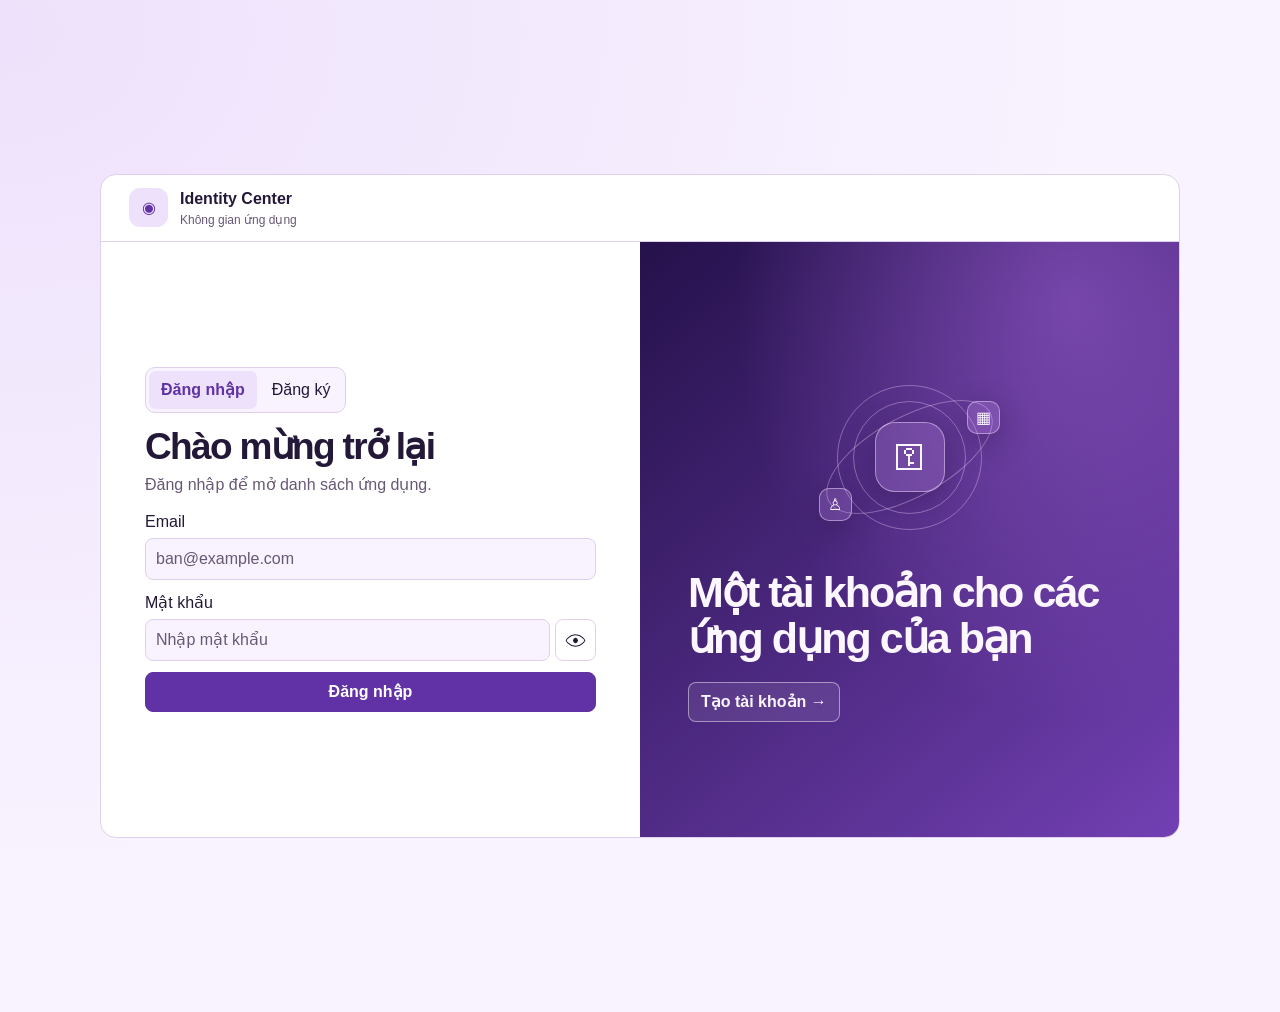
<file: index.html>
<!doctype html>
<html lang="vi">
    <head>
        <meta charset="utf-8" />
        <meta name="viewport" content="width=device-width, initial-scale=1" />
        <meta name="referrer" content="no-referrer" />
        <title>Ứng dụng | Identity Center</title>
        <link rel="stylesheet" href="/css/portal.css?v=portal-1" />
    </head>
    <body class="identity-site">
        <main class="identity-shell">
            <header class="identity-topbar">
                <div class="identity-brand">
                    <span class="identity-mark" aria-hidden="true">◉</span>
                    <div>
                        <strong>Identity Center</strong>
                        <small>Không gian ứng dụng</small>
                    </div>
                </div>

                <button id="logoutButton" class="identity-action quiet" type="button" hidden>
                    Đăng xuất
                </button>
            </header>

            <section class="identity-hub" aria-labelledby="appsHeading">
                <div class="identity-hub-heading">
                    <div>
                        <h2 id="appsHeading">Ứng dụng của bạn</h2>
                        <p>Chọn ứng dụng để tiếp tục.</p>
                    </div>
                    <span class="identity-account">
                        <span id="accountAvatar" aria-hidden="true"></span>
                        <strong id="accountName"></strong>
                    </span>
                </div>
                <p id="hubMessage" class="identity-message" role="status">Đang xác minh phiên…</p>
                <div id="appCatalog" class="identity-catalog" hidden>
                    <article class="identity-app-card">
                        <div class="identity-app-graphic" aria-hidden="true"><span>✚</span></div>
                        <div class="identity-app-details">
                            <h3>BreastCare SVM</h3>
                            <p>Phân tích dữ liệu tế bào học với mô hình SVM.</p>
                            <button
                                id="openBreastCare"
                                class="identity-action primary"
                                type="button"
                            >
                                Mở BreastCare
                            </button>
                        </div>
                    </article>
                </div>
            </section>

            <dialog id="appConsent" class="identity-consent" aria-labelledby="consentTitle">
                <div class="identity-consent-card">
                    <span class="identity-mark" aria-hidden="true">✓</span>
                    <h2 id="consentTitle">Cho phép BreastCare truy cập?</h2>
                    <p>BreastCare cần thông tin sau để nhận diện tài khoản của bạn.</p>
                    <ul class="identity-permissions">
                        <li><span aria-hidden="true">♙</span> Họ tên và email</li>
                        <li><span aria-hidden="true">◉</span> Mã tài khoản</li>
                    </ul>
                    <p
                        id="consentError"
                        class="identity-message"
                        role="alert"
                        data-error="true"
                        hidden
                    ></p>
                    <div class="identity-consent-actions">
                        <button
                            class="identity-action quiet"
                            type="button"
                            data-decision="deny"
                            autofocus
                        >
                            Từ chối
                        </button>
                        <button class="identity-action primary" type="button" data-decision="allow">
                            Cho phép
                        </button>
                    </div>
                </div>
            </dialog>
        </main>
        <script src="/js/portal-client.js?v=fast-entry-1"></script>
        <script src="/js/hub.js?v=fast-entry-1"></script>
    </body>
</html>
</file>
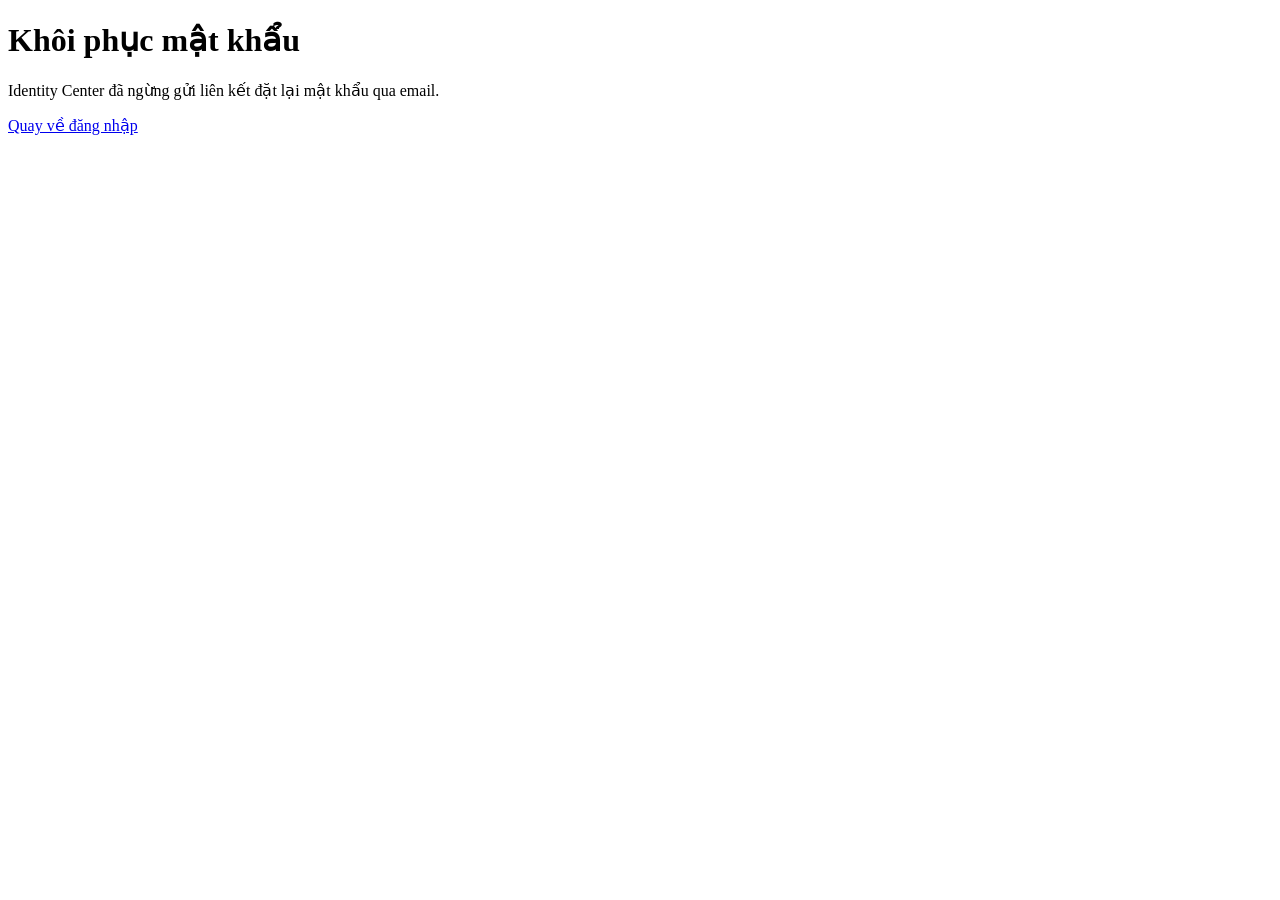
<file: forgot-password.html>
<!doctype html>
<html lang="vi">
<head>
    <meta charset="utf-8">
    <meta name="viewport" content="width=device-width, initial-scale=1">
    <title>Khôi phục mật khẩu | Identity Center</title>
</head>
<body>
    <main>
        <h1>Khôi phục mật khẩu</h1>
        <p>Identity Center đã ngừng gửi liên kết đặt lại mật khẩu qua email.</p>
        <a href="login.html">Quay về đăng nhập</a>
    </main>
</body>
</html>
</file>
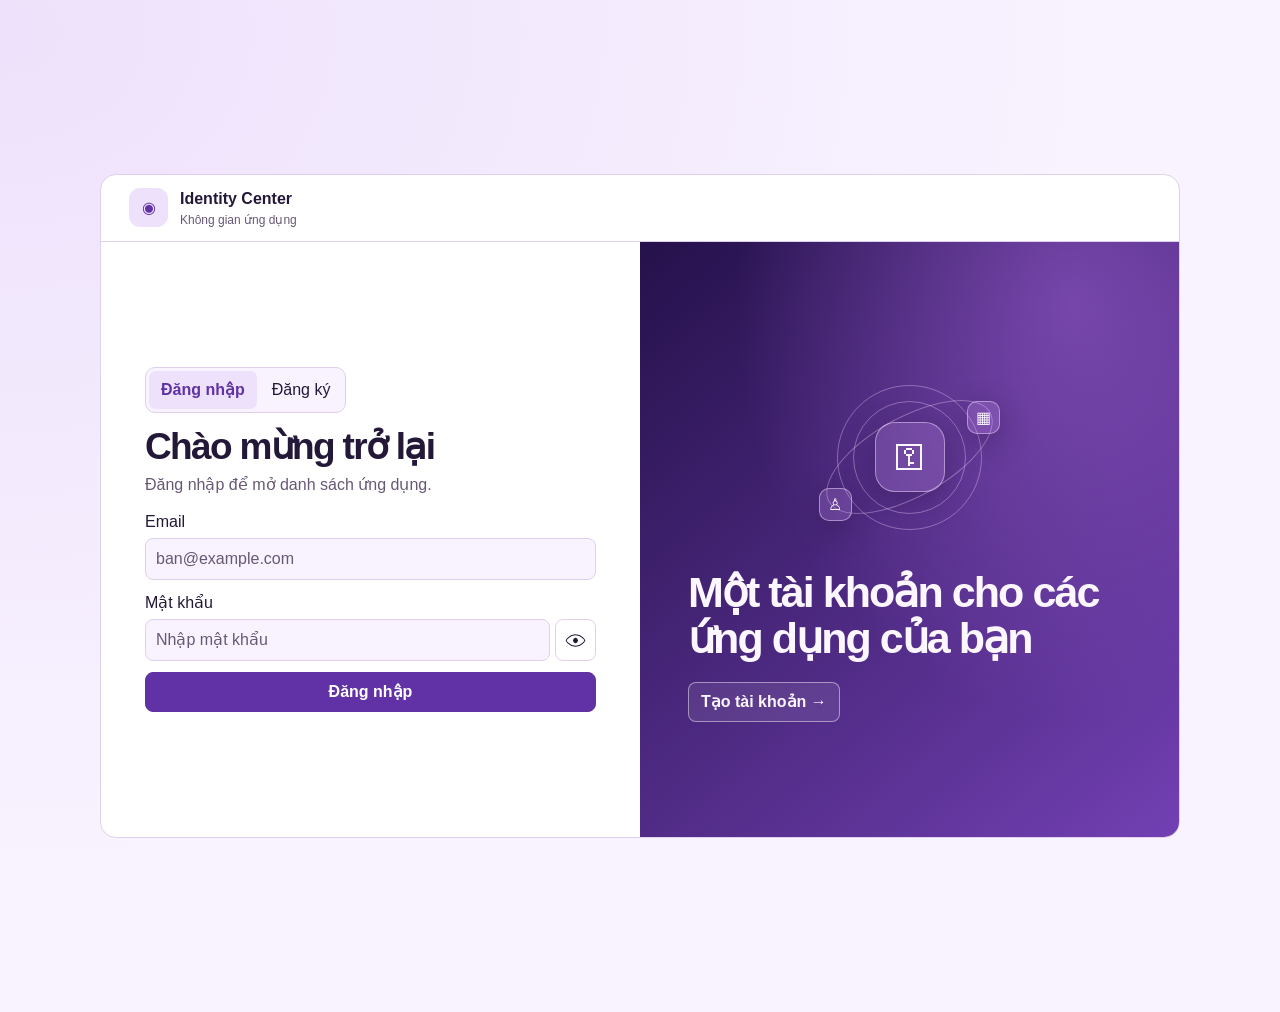
<file: login.html>
<!doctype html>
<html lang="vi">
    <head>
        <meta charset="utf-8" />
        <meta name="viewport" content="width=device-width, initial-scale=1" />
        <meta name="referrer" content="no-referrer" />
        <title>Đăng nhập | Identity Center</title>
        <link rel="stylesheet" href="/css/portal.css?v=portal-1" />
        <link rel="stylesheet" href="/css/auth-motion.css?v=motion-1" />
    </head>
    <body class="identity-site">
        <main class="identity-shell">
            <header class="identity-topbar">
                <div class="identity-brand">
                    <span class="identity-mark" aria-hidden="true">◉</span>
                    <div>
                        <strong>Identity Center</strong>
                        <small>Không gian ứng dụng</small>
                    </div>
                </div>
            </header>
            <div class="identity-auth motion-stage" data-mode="login">
                <section
                    data-form-mode="login"
                    class="identity-form-panel"
                    aria-labelledby="login-identityHeading"
                >
                    <nav class="identity-segment" aria-label="Thao tác tài khoản">
                        <a href="/login.html" data-change-mode="login" aria-current="page"
                            >Đăng nhập</a
                        >
                        <a href="/register.html" data-change-mode="register">Đăng ký</a>
                    </nav>
                    <div class="identity-form-title">
                        <h2 id="login-identityHeading">Chào mừng trở lại</h2>
                        <p>Đăng nhập để mở danh sách ứng dụng.</p>
                    </div>
                    <p class="identity-message" id="login-authMessage" role="status" hidden></p>
                    <form
                        id="login-identityForm"
                        class="identity-form"
                        data-mode="login"
                        autocomplete="off"
                    >
                        <label class="identity-field" for="login-email">
                            Email
                            <input
                                id="login-email"
                                type="email"
                                placeholder="ban@example.com"
                                maxlength="254"
                                autocapitalize="none"
                                spellcheck="false"
                                required
                            />
                        </label>
                        <div class="identity-field">
                            <label for="login-password">Mật khẩu</label>
                            <div class="identity-password">
                                <input
                                    id="login-password"
                                    type="password"
                                    placeholder="Nhập mật khẩu"
                                    autocomplete="off"
                                    maxlength="128"
                                    required
                                />
                                <button
                                    id="login-passwordToggle"
                                    type="button"
                                    class="identity-action"
                                    aria-label="Hiện mật khẩu"
                                    aria-pressed="false"
                                >
                                    <span class="password-eye" aria-hidden="true"></span>
                                </button>
                            </div>
                        </div>

                        <button class="identity-action primary" type="submit" disabled>
                            Đăng nhập
                        </button>
                        <button class="identity-action quiet" type="button" data-cancel-auth hidden>
                            Hủy
                        </button>
                    </form>
                </section>
                <section
                    inert
                    aria-hidden="true"
                    data-form-mode="register"
                    class="identity-form-panel"
                    aria-labelledby="register-identityHeading"
                >
                    <nav class="identity-segment" aria-label="Thao tác tài khoản">
                        <a href="/login.html" data-change-mode="login">Đăng nhập</a>
                        <a href="/register.html" data-change-mode="register" aria-current="page"
                            >Đăng ký</a
                        >
                    </nav>
                    <div class="identity-form-title">
                        <h2 id="register-identityHeading">Tạo tài khoản</h2>
                        <p>Tạo tài khoản để sử dụng các ứng dụng trong Identity Center.</p>
                    </div>
                    <p class="identity-message" id="register-authMessage" role="status" hidden></p>
                    <form
                        id="register-identityForm"
                        class="identity-form"
                        data-mode="register"
                        autocomplete="off"
                    >
                        <label class="identity-field" for="register-fullName">
                            Họ và tên
                            <input
                                id="register-fullName"
                                type="text"
                                placeholder="Nguyễn Minh An"
                                maxlength="120"
                                required
                            />
                        </label>

                        <label class="identity-field" for="register-email">
                            Email
                            <input
                                id="register-email"
                                type="email"
                                placeholder="ban@example.com"
                                maxlength="254"
                                autocapitalize="none"
                                spellcheck="false"
                                required
                            />
                        </label>
                        <div class="identity-field">
                            <label for="register-password">Mật khẩu</label>
                            <div class="identity-password">
                                <input
                                    id="register-password"
                                    type="password"
                                    placeholder="Ít nhất 8 ký tự"
                                    autocomplete="new-password"
                                    minlength="8"
                                    maxlength="128"
                                    required
                                />
                                <button
                                    id="register-passwordToggle"
                                    type="button"
                                    class="identity-action"
                                    aria-label="Hiện mật khẩu"
                                    aria-pressed="false"
                                >
                                    <span class="password-eye" aria-hidden="true"></span>
                                </button>
                            </div>
                        </div>

                        <label class="identity-field" for="register-confirmPassword">
                            Xác nhận mật khẩu
                            <input
                                id="register-confirmPassword"
                                type="password"
                                autocomplete="new-password"
                                placeholder="Nhập lại mật khẩu"
                                minlength="8"
                                maxlength="128"
                                required
                            />
                        </label>

                        <button class="identity-action primary" type="submit" disabled>
                            Tạo tài khoản
                        </button>
                        <button class="identity-action quiet" type="button" data-cancel-auth hidden>
                            Hủy
                        </button>
                    </form>
                </section>
                <aside class="identity-cover">
                    <div class="identity-cover-art" aria-hidden="true">
                        <span class="identity-orbit orbit-outer"></span>
                        <span class="identity-orbit orbit-inner"></span>
                        <span class="identity-orbit orbit-tilt"></span>
                        <span class="identity-emblem">⚿</span>
                        <span class="identity-satellite satellite-app">▦</span>
                        <span class="identity-satellite satellite-user">♙</span>
                    </div>
                    <div class="identity-cover-copy">
                        <p>Một tài khoản cho các ứng dụng của bạn</p>
                    </div>

                    <a
                        class="identity-action identity-cover-action"
                        href="/register.html"
                        data-change-mode="register"
                    >
                        Tạo tài khoản →
                    </a>
                </aside>
            </div>
        </main>
        <script src="/js/portal-client.js?v=fast-entry-1"></script>
        <script src="/js/auth.js?v=fast-entry-1"></script>
    </body>
</html>
</file>
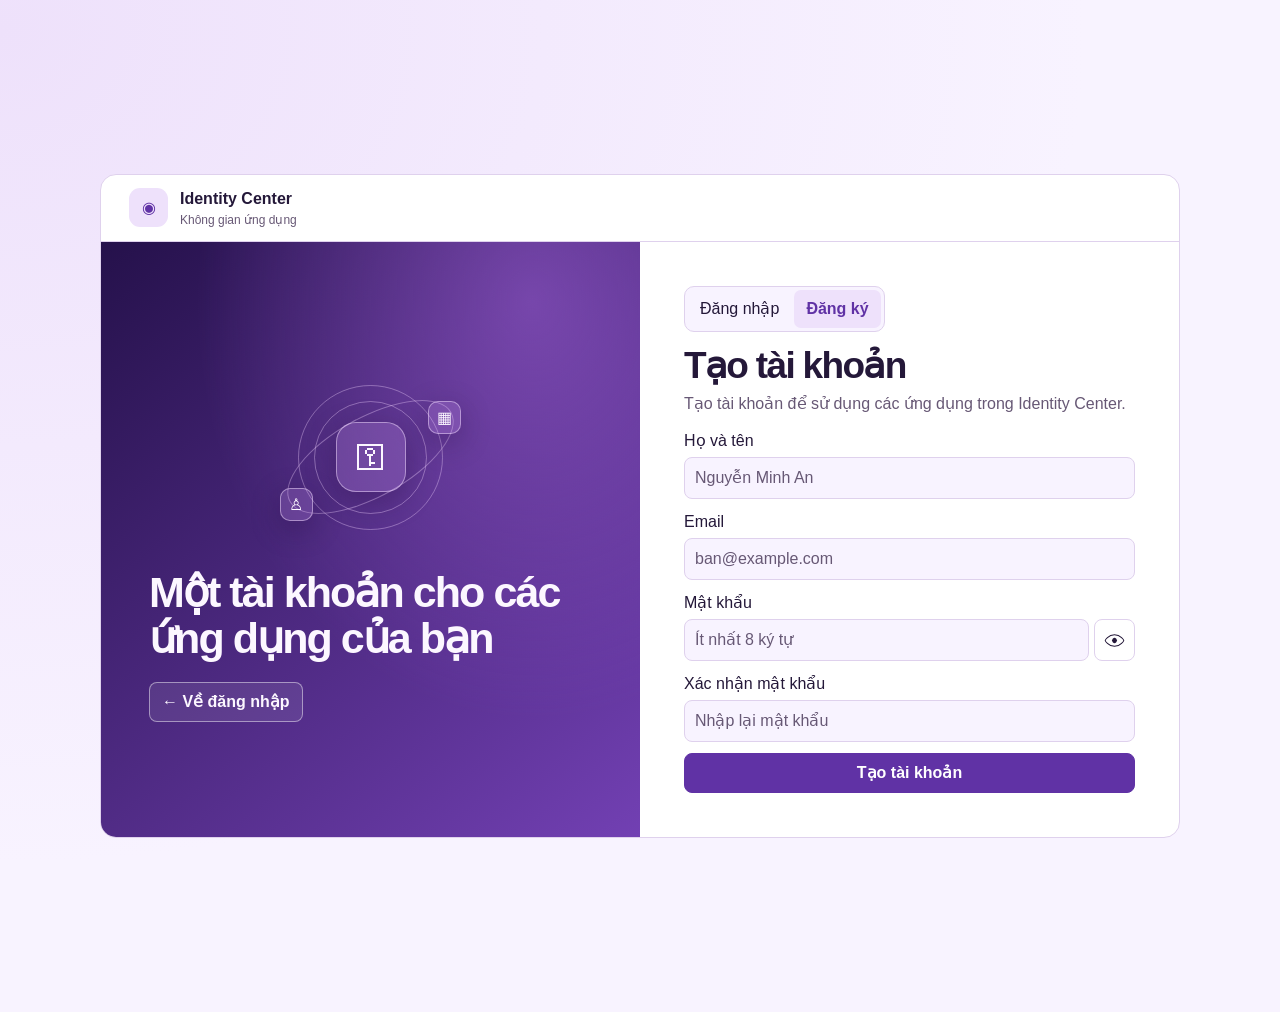
<file: register.html>
<!doctype html>
<html lang="vi">
    <head>
        <meta charset="utf-8" />
        <meta name="viewport" content="width=device-width, initial-scale=1" />
        <meta name="referrer" content="no-referrer" />
        <title>Đăng ký | Identity Center</title>
        <link rel="stylesheet" href="/css/portal.css?v=portal-1" />
        <link rel="stylesheet" href="/css/auth-motion.css?v=motion-1" />
    </head>
    <body class="identity-site">
        <main class="identity-shell">
            <header class="identity-topbar">
                <div class="identity-brand">
                    <span class="identity-mark" aria-hidden="true">◉</span>
                    <div>
                        <strong>Identity Center</strong>
                        <small>Không gian ứng dụng</small>
                    </div>
                </div>
            </header>
            <div class="identity-auth motion-stage" data-mode="register">
                <section
                    inert
                    aria-hidden="true"
                    data-form-mode="login"
                    class="identity-form-panel"
                    aria-labelledby="login-identityHeading"
                >
                    <nav class="identity-segment" aria-label="Thao tác tài khoản">
                        <a href="/login.html" data-change-mode="login" aria-current="page"
                            >Đăng nhập</a
                        >
                        <a href="/register.html" data-change-mode="register">Đăng ký</a>
                    </nav>
                    <div class="identity-form-title">
                        <h2 id="login-identityHeading">Chào mừng trở lại</h2>
                        <p>Đăng nhập để mở danh sách ứng dụng.</p>
                    </div>
                    <p class="identity-message" id="login-authMessage" role="status" hidden></p>
                    <form
                        id="login-identityForm"
                        class="identity-form"
                        data-mode="login"
                        autocomplete="off"
                    >
                        <label class="identity-field" for="login-email">
                            Email
                            <input
                                id="login-email"
                                type="email"
                                placeholder="ban@example.com"
                                maxlength="254"
                                autocapitalize="none"
                                spellcheck="false"
                                required
                            />
                        </label>
                        <div class="identity-field">
                            <label for="login-password">Mật khẩu</label>
                            <div class="identity-password">
                                <input
                                    id="login-password"
                                    type="password"
                                    placeholder="Nhập mật khẩu"
                                    autocomplete="off"
                                    maxlength="128"
                                    required
                                />
                                <button
                                    id="login-passwordToggle"
                                    type="button"
                                    class="identity-action"
                                    aria-label="Hiện mật khẩu"
                                    aria-pressed="false"
                                >
                                    <span class="password-eye" aria-hidden="true"></span>
                                </button>
                            </div>
                        </div>

                        <button class="identity-action primary" type="submit" disabled>
                            Đăng nhập
                        </button>
                        <button class="identity-action quiet" type="button" data-cancel-auth hidden>
                            Hủy
                        </button>
                    </form>
                </section>
                <section
                    data-form-mode="register"
                    class="identity-form-panel"
                    aria-labelledby="register-identityHeading"
                >
                    <nav class="identity-segment" aria-label="Thao tác tài khoản">
                        <a href="/login.html" data-change-mode="login">Đăng nhập</a>
                        <a href="/register.html" data-change-mode="register" aria-current="page"
                            >Đăng ký</a
                        >
                    </nav>
                    <div class="identity-form-title">
                        <h2 id="register-identityHeading">Tạo tài khoản</h2>
                        <p>Tạo tài khoản để sử dụng các ứng dụng trong Identity Center.</p>
                    </div>
                    <p class="identity-message" id="register-authMessage" role="status" hidden></p>
                    <form
                        id="register-identityForm"
                        class="identity-form"
                        data-mode="register"
                        autocomplete="off"
                    >
                        <label class="identity-field" for="register-fullName">
                            Họ và tên
                            <input
                                id="register-fullName"
                                type="text"
                                placeholder="Nguyễn Minh An"
                                maxlength="120"
                                required
                            />
                        </label>

                        <label class="identity-field" for="register-email">
                            Email
                            <input
                                id="register-email"
                                type="email"
                                placeholder="ban@example.com"
                                maxlength="254"
                                autocapitalize="none"
                                spellcheck="false"
                                required
                            />
                        </label>
                        <div class="identity-field">
                            <label for="register-password">Mật khẩu</label>
                            <div class="identity-password">
                                <input
                                    id="register-password"
                                    type="password"
                                    placeholder="Ít nhất 8 ký tự"
                                    autocomplete="new-password"
                                    minlength="8"
                                    maxlength="128"
                                    required
                                />
                                <button
                                    id="register-passwordToggle"
                                    type="button"
                                    class="identity-action"
                                    aria-label="Hiện mật khẩu"
                                    aria-pressed="false"
                                >
                                    <span class="password-eye" aria-hidden="true"></span>
                                </button>
                            </div>
                        </div>

                        <label class="identity-field" for="register-confirmPassword">
                            Xác nhận mật khẩu
                            <input
                                id="register-confirmPassword"
                                type="password"
                                autocomplete="new-password"
                                placeholder="Nhập lại mật khẩu"
                                minlength="8"
                                maxlength="128"
                                required
                            />
                        </label>

                        <button class="identity-action primary" type="submit" disabled>
                            Tạo tài khoản
                        </button>
                        <button class="identity-action quiet" type="button" data-cancel-auth hidden>
                            Hủy
                        </button>
                    </form>
                </section>
                <aside class="identity-cover">
                    <div class="identity-cover-art" aria-hidden="true">
                        <span class="identity-orbit orbit-outer"></span>
                        <span class="identity-orbit orbit-inner"></span>
                        <span class="identity-orbit orbit-tilt"></span>
                        <span class="identity-emblem">⚿</span>
                        <span class="identity-satellite satellite-app">▦</span>
                        <span class="identity-satellite satellite-user">♙</span>
                    </div>
                    <div class="identity-cover-copy">
                        <p>Một tài khoản cho các ứng dụng của bạn</p>
                    </div>

                    <a
                        class="identity-action identity-cover-action"
                        href="/login.html"
                        data-change-mode="login"
                    >
                        ← Về đăng nhập
                    </a>
                </aside>
            </div>
        </main>
        <script src="/js/portal-client.js?v=fast-entry-1"></script>
        <script src="/js/auth.js?v=fast-entry-1"></script>
    </body>
</html>
</file>
<file: css/portal.css>
.identity-site {
    color-scheme: light dark;
    --ink: light-dark(#241839, #f4ebff);
    --soft: light-dark(#675875, #c8b9d9);
    --paper: light-dark(#fff, #21192d);
    --base: light-dark(#f8f3ff, #171022);
    --tint: light-dark(#eee1fb, #392851);
    --line: light-dark(#dfd1ed, #59446a);
    --violet: light-dark(#6032a5, #9770da);
    --accent-text: light-dark(#6032a5, #dec5ff);
    --on-violet: light-dark(#fff, #170b26);
    --cover-start: light-dark(#25114b, #1e1335);
    --cover-end: light-dark(#7240b3, #522575);
    --cover-ink: #fcf7ff;
    color: var(--ink);
    font:
        16px/1.5 "Segoe UI",
        Arial,
        sans-serif;
    margin: 0;
    padding: clamp(12px, 5vw, 56px);
    min-height: 100dvh;
    display: grid;
    align-content: center;
    justify-items: center;
    background: radial-gradient(ellipse at 0% 3%, var(--tint), transparent 60%), var(--base);
}

.identity-site * {
    box-sizing: border-box;
}

.identity-site [hidden] {
    display: none !important;
}

.identity-site button,
.identity-site input {
    font: inherit;
}

.identity-site button {
    cursor: pointer;
}

.identity-site :is(h2, h3, p) {
    margin: 0;
}

.identity-site h2 {
    font-size: clamp(24px, 4vw, 37px);
    letter-spacing: -0.045em;
    line-height: 1.15;
}

.identity-site h3 {
    font-size: 21px;
    line-height: 1.2;
    letter-spacing: -0.025em;
}

.identity-site .identity-segment button {
    padding: 7px 12px;
    border: 1px solid var(--line);
    border-radius: 7px;
    background: var(--paper);
    color: var(--ink);
}

.identity-site button[aria-pressed="true"] {
    color: var(--accent-text);
    background: var(--tint);
}

.identity-site .identity-shell {
    width: min(1080px, 100%);
    overflow: hidden;
    border: 1px solid var(--line);
    border-radius: 16px;
    background: var(--paper);
}

.identity-site .identity-topbar,
.identity-site .identity-brand,
.identity-site .identity-hub-heading {
    display: flex;
    justify-content: space-between;
    align-items: center;
    flex-wrap: wrap;
    gap: 12px;
}

.identity-site .identity-topbar {
    padding: 12px clamp(14px, 3vw, 28px);
    border-bottom: 1px solid var(--line);
}

.identity-site .identity-brand {
    justify-content: start;
}

.identity-site .identity-brand small {
    display: block;
    color: var(--soft);
    font-size: 12px;
}

.identity-site .identity-mark,
.identity-site .identity-account span {
    display: grid;
    place-items: center;
    width: 39px;
    height: 39px;
    border-radius: 11px;
    color: var(--accent-text);
    background: var(--tint);
}

.identity-site .identity-auth {
    display: grid;
    grid-template-columns: minmax(0, 0.95fr) minmax(0, 1fr);
}

.identity-site .identity-cover {
    display: grid;
    align-content: center;
    gap: 12px;
    padding: clamp(22px, 5vw, 48px);
    overflow: hidden;
    background:
        radial-gradient(at 80% 10%, #ae6ce77a 0%, transparent 55%),
        linear-gradient(140deg, var(--cover-start), var(--cover-end));
    color: var(--cover-ink);
}

.identity-site .identity-cover p {
    max-width: 18ch;
    font-size: clamp(25px, 4.5vw, 43px);
    font-weight: 650;
    line-height: 1.08;
    letter-spacing: -0.045em;
}

.identity-site .identity-cover-art {
    position: relative;
    display: grid;
    place-items: center;
    min-height: 200px;
}

.identity-site .identity-orbit {
    position: absolute;
    width: 145px;
    aspect-ratio: 1;
    border: 1px solid #f0d4ff5e;
    border-radius: 50%;
}

.identity-site .orbit-inner {
    width: 113px;
}

.identity-site .orbit-tilt {
    width: 185px;
    height: 80px;
    transform: rotate(-29deg);
}

.identity-site .identity-emblem,
.identity-site .identity-satellite {
    display: grid;
    place-items: center;
    background: #dbaaff32;
    border: 1px solid #f5e2ff7a;
    box-shadow: 0 8px 30px #18052b49;
}

.identity-site .identity-emblem {
    width: 70px;
    height: 70px;
    border-radius: 20px;
}

.identity-site .identity-emblem {
    font-size: 32px;
}

.identity-site .identity-satellite {
    position: absolute;
    border-radius: 10px;
    width: 33px;
    height: 33px;
}

.identity-site .satellite-app {
    top: 22%;
    left: calc(50% + 57px);
}

.identity-site .satellite-user {
    bottom: 18%;
    right: calc(50% + 58px);
}

.identity-site .identity-form-panel,
.identity-site .identity-hub {
    padding: clamp(16px, 4vw, 38px);
}

.identity-site .identity-form-panel {
    display: grid;
    align-content: center;
    gap: 17px;
    padding-block: clamp(24px, 5vw, 56px);
}

.identity-site .identity-segment {
    display: inline-flex;
    justify-self: start;
    padding: 3px;
    gap: 3px;
    background: var(--base);
    border: 1px solid var(--line);
    border-radius: 10px;
}

.identity-site .identity-form-title p,
.identity-site .identity-hub-heading p,
.identity-site .identity-app-details p,
.identity-site .identity-consent-card > p {
    margin-top: 5px;
    color: var(--soft);
}

.identity-site .identity-form {
    display: grid;
    gap: 11px;
}

.identity-site .identity-field {
    display: grid;
    gap: 4px;
}

.identity-site .identity-field input {
    width: 100%;
    min-width: 0;
    padding: 8px 10px;
    border: 1px solid var(--line);
    border-radius: 8px;
    background: var(--base);
    color: var(--ink);
}

.identity-site .identity-field input::placeholder {
    color: var(--soft);
}

.identity-site .identity-password {
    display: grid;
    grid-template-columns: 1fr auto;
    gap: 5px;
}

.identity-site .identity-action {
    display: inline-flex;
    justify-content: center;
    align-items: center;
    gap: 7px;
    min-height: 37px;
    padding: 7px 12px;
    border: 1px solid var(--line);
    border-radius: 8px;
    color: var(--ink);
    background: var(--paper);
    font-weight: 600;
}

.identity-site .identity-action.primary {
    border-color: var(--violet);
    background: var(--violet);
    color: var(--on-violet);
}

.identity-site .identity-message {
    padding: 8px 10px;
    border-radius: 8px;
    background: var(--tint);
    color: var(--ink);
}

.identity-site .identity-hub {
    display: grid;
    align-content: start;
    min-height: 330px;
    gap: 15px;
    position: relative;
    background: radial-gradient(ellipse at 90% 0%, var(--tint), transparent 55%), var(--base);
}

.identity-site .identity-account {
    display: inline-flex;
    align-items: center;
    gap: 7px;
    color: var(--soft);
}

.identity-site .identity-account span {
    width: 32px;
    height: 32px;
    border-radius: 50%;
    font-size: 12px;
    font-weight: 650;
}

.identity-site .identity-app-card {
    width: min(100%, 320px);
    border: 1px solid var(--line);
    border-radius: 12px;
    overflow: hidden;
    background: var(--paper);
}

.identity-site .identity-app-graphic {
    display: grid;
    place-items: center;
    padding: 13px;
    background: linear-gradient(125deg, var(--tint), var(--base));
}

.identity-site .identity-app-graphic span {
    display: grid;
    place-items: center;
    width: 43px;
    height: 43px;
    border-radius: 11px;
    background: var(--violet);
    color: var(--on-violet);
}

.identity-site .identity-app-details {
    padding: 13px;
}

.identity-site .identity-app-details button {
    margin-top: 12px;
}

.identity-site .identity-consent {
    margin: auto;
    max-width: calc(100% - 28px);
    max-height: calc(100dvh - 28px);
    width: min(100%, 445px);
    padding: 0;
    border: 0;
    border-radius: 14px;
    background: var(--paper);
    color: var(--ink);
}

.identity-site .identity-consent::backdrop {
    background: #1c102675;
}

.identity-site .identity-consent-card {
    width: 100%;
    padding: 20px;
    border: 1px solid var(--line);
    border-radius: 13px;
    background: var(--paper);
    box-shadow: 0 10px 32px #170d2946;
}

.identity-site .identity-consent-card h2 {
    margin-top: 8px;
    font-size: 24px;
}

.identity-site .identity-permissions {
    display: grid;
    gap: 5px;
    margin: 10px 0;
    padding: 7px 10px;
    list-style: none;
    border-radius: 8px;
    background: var(--base);
}

.identity-site .identity-permissions li {
    display: flex;
    align-items: center;
    gap: 8px;
}

.identity-site .identity-consent-actions {
    display: flex;
    justify-content: flex-end;
    flex-wrap: wrap;
    gap: 7px;
}

@media (max-width: 560px) {
    .identity-site .identity-auth {
        grid-template-columns: 1fr;
    }

    .identity-site .identity-cover {
        padding: 14px;
    }

    .identity-site .identity-cover-art {
        display: none;
    }
}
.identity-site .identity-segment a {
    padding: 7px 12px;
    border-radius: 7px;
    color: var(--ink);
    text-decoration: none;
}

.identity-site .identity-segment a[aria-current="page"] {
    color: var(--accent-text);
    background: var(--tint);
    font-weight: 600;
}

.identity-site .identity-action:disabled {
    opacity: 0.6;
    cursor: wait;
}

.identity-site .identity-message[data-error="true"] {
    background: light-dark(#fce8ef, #492936);
    color: light-dark(#8a2043, #ffd6e3);
}

.identity-site .identity-field input:focus-visible,
.identity-site :is(a, button):focus-visible {
    outline: 2px solid var(--violet);
    outline-offset: 2px;
}

.identity-site .identity-catalog {
    display: grid;
    grid-template-columns: repeat(auto-fit, minmax(min(100%, 250px), 320px));
    gap: 12px;
    align-items: start;
}

.identity-site .password-eye {
    display: grid;
    place-items: center;
    width: 15px;
    height: 15px;
    border: 1.5px solid currentColor;
    border-radius: 70% 15%;
    transform: rotate(45deg);
}

.identity-site .password-eye::after {
    content: "";
    width: 5px;
    height: 5px;
    border-radius: 50%;
    background: currentColor;
}

.identity-site [aria-pressed="true"] .password-eye::after {
    width: 2px;
    height: 17px;
    border-radius: 0;
}

.identity-site #consentError {
    margin-bottom: 10px;
}

.identity-site .identity-account:not(:has(strong:not(:empty))) {
    visibility: hidden;
}
</file>
<file: css/auth-motion.css>
.identity-site .motion-stage {
    position: relative;
    grid-template-columns: repeat(2, minmax(0, 1fr));
    overflow: hidden;
    isolation: isolate;
}

.identity-site .motion-stage .identity-cover {
    position: absolute;
    inset: 0 auto 0 0;
    width: 50%;
    z-index: 2;
    transform: translateX(100%);
    transition: transform 600ms cubic-bezier(0.22, 1, 0.36, 1);
}

.identity-site .motion-stage[data-mode="register"] .identity-cover {
    transform: translateX(0);
}

.identity-site .motion-stage .identity-form-panel {
    padding: clamp(22px, 4vw, 44px);
    gap: 13px;
    transition:
        opacity 400ms ease,
        transform 550ms cubic-bezier(0.22, 1, 0.36, 1);
}

.identity-site .motion-stage .identity-form-panel[inert] {
    opacity: 0;
    transform: translateX(22px);
}

.identity-site .motion-stage [data-form-mode="login"][inert] {
    transform: translateX(-22px);
}

.identity-site .motion-stage .identity-cover-action {
    justify-self: start;
    margin-top: 8px;
    border-color: #ffffff75;
    background: #ffffff16;
    color: var(--cover-ink);
    text-decoration: none;
}

@media (max-width: 620px) {
    .identity-site .motion-stage {
        grid-template-columns: minmax(0, 1fr);
    }

    .identity-site .motion-stage .identity-cover {
        display: none;
    }

    .identity-site .motion-stage .identity-form-panel {
        grid-area: 1 / 1;
    }

    .identity-site .motion-stage .identity-form-panel[inert] {
        transform: translateX(12px);
    }
}

@media (prefers-reduced-motion: reduce) {
    .identity-site .motion-stage :is(.identity-cover, .identity-form-panel) {
        transition: none;
    }
}
</file>
